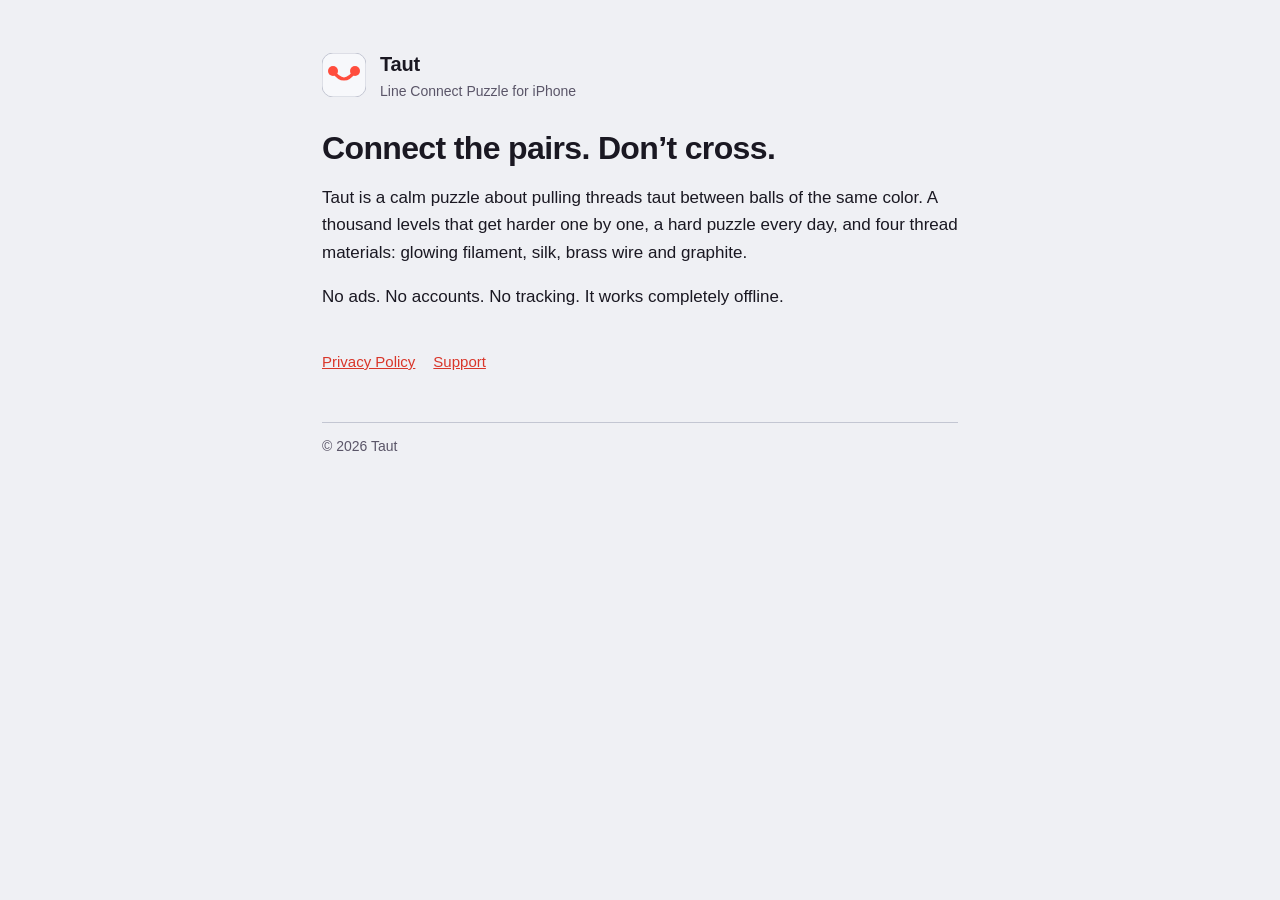
<file: index.html>
<!doctype html>
<html lang="en">
<head>
<meta charset="utf-8">
<meta name="viewport" content="width=device-width, initial-scale=1">
<title>Taut — Line Connect Puzzle</title>
<meta name="description" content="Taut is a calm line-connecting puzzle for iPhone. No ads, no accounts, fully offline.">
<link rel="stylesheet" href="style.css">
</head>
<body>
<main>
  <header>
    <svg class="mark" viewBox="0 0 44 44" aria-hidden="true"><rect width="44" height="44" rx="11" fill="#F7F8FB" stroke="#C3C6D2"/><path d="M11 18 Q22 34 33 18" stroke="#FF4D3D" stroke-width="3.2" fill="none" stroke-linecap="round"/><circle cx="11" cy="18" r="5" fill="#FF4D3D"/><circle cx="33" cy="18" r="5" fill="#FF4D3D"/></svg>
    <div class="brand">Taut<small>Line Connect Puzzle for iPhone</small></div>
  </header>

  <h1>Connect the pairs. Don’t cross.</h1>
  <p>Taut is a calm puzzle about pulling threads taut between balls of the same color. A thousand levels that get harder one by one, a hard puzzle every day, and four thread materials: glowing filament, silk, brass wire and graphite.</p>
  <p>No ads. No accounts. No tracking. It works completely offline.</p>

  <nav class="links">
    <a href="privacy/">Privacy Policy</a>
    <a href="support/">Support</a>
  </nav>

  <hr>
  <footer>© 2026 Taut</footer>
</main>
</body>
</html>
</file>
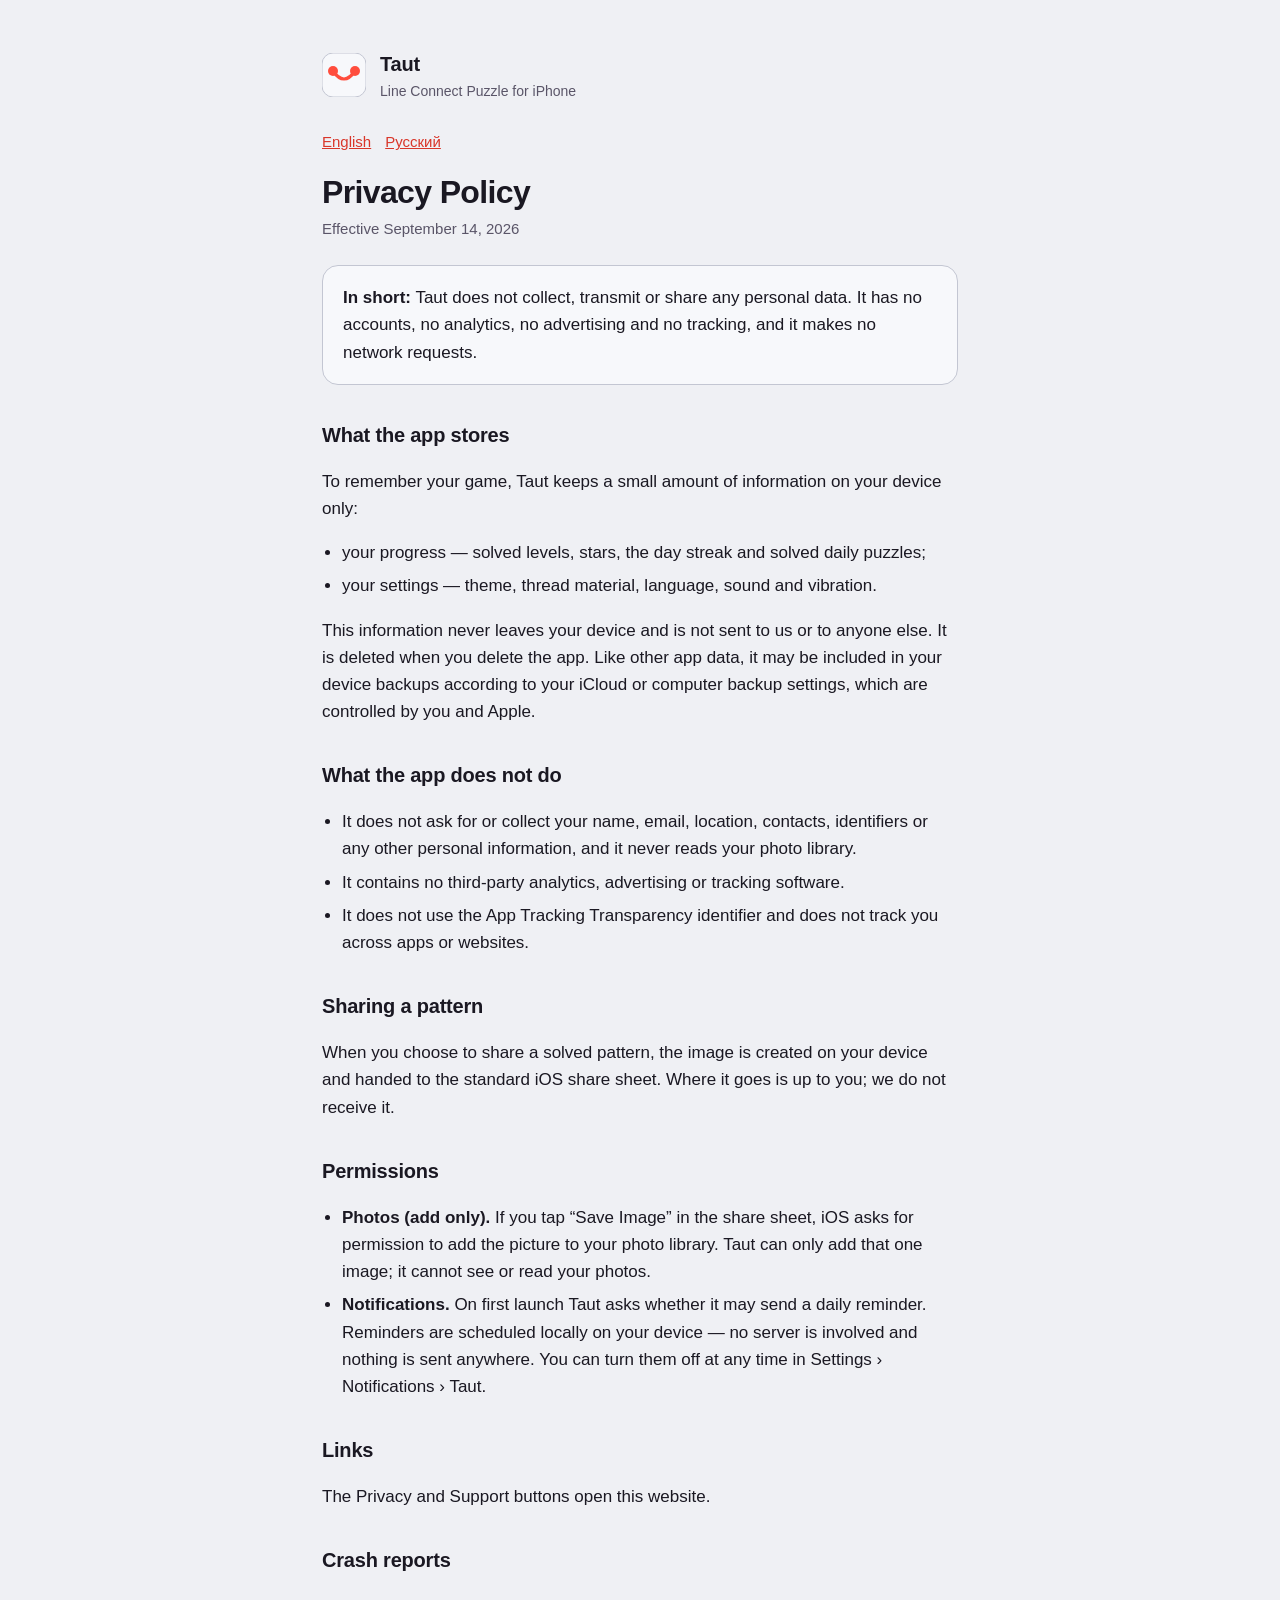
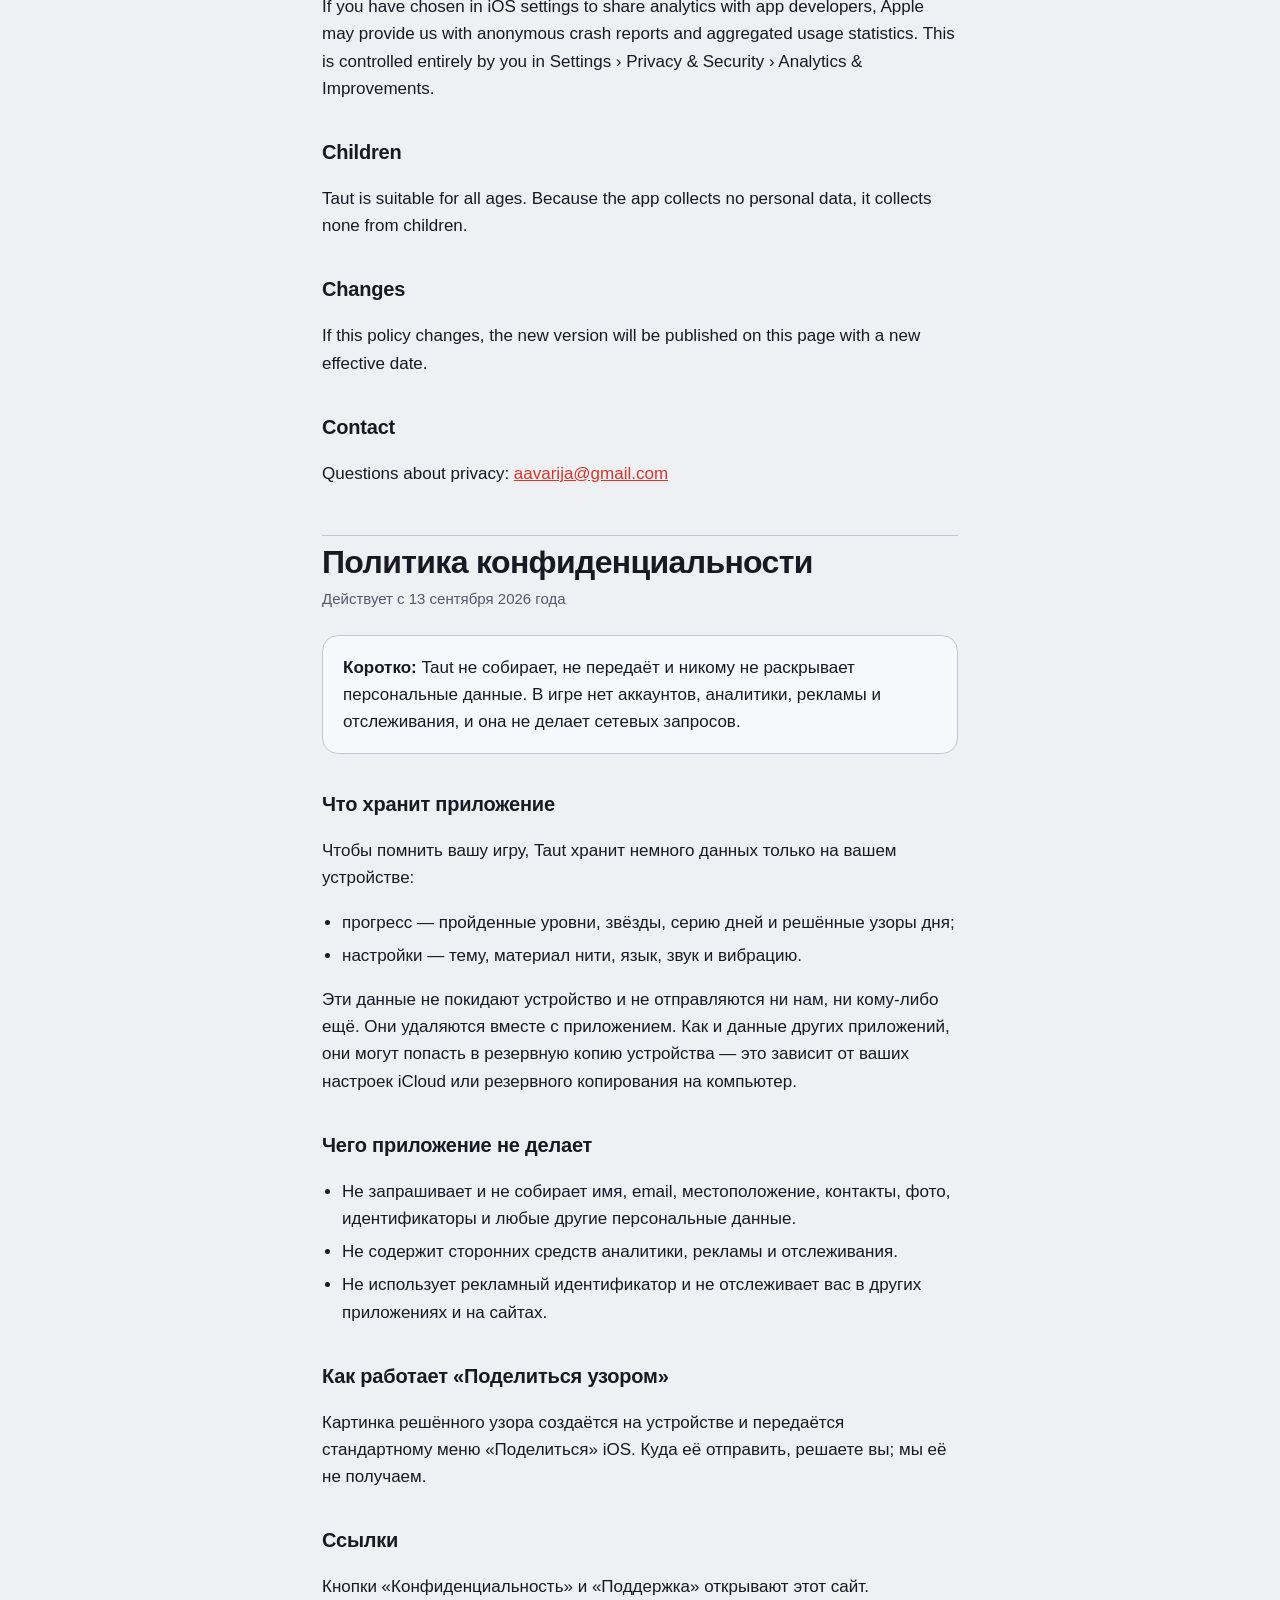
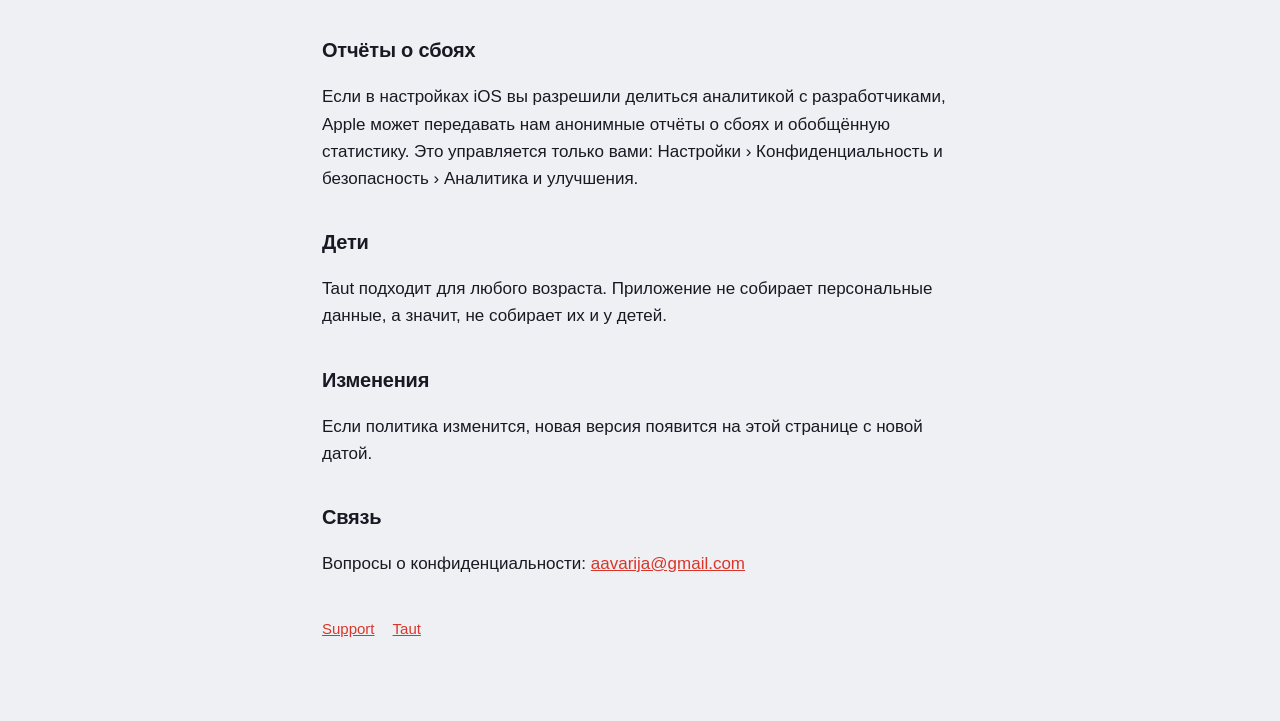
<file: privacy/index.html>
<!doctype html>
<html lang="en">
<head>
<meta charset="utf-8">
<meta name="viewport" content="width=device-width, initial-scale=1">
<title>Taut Privacy Policy</title>
<meta name="description" content="Privacy Policy for Taut — Line Connect Puzzle. Taut collects no data.">
<link rel="stylesheet" href="../style.css">
</head>
<body>
<main>
  <header>
    <svg class="mark" viewBox="0 0 44 44" aria-hidden="true"><rect width="44" height="44" rx="11" fill="#F7F8FB" stroke="#C3C6D2"/><path d="M11 18 Q22 34 33 18" stroke="#FF4D3D" stroke-width="3.2" fill="none" stroke-linecap="round"/><circle cx="11" cy="18" r="5" fill="#FF4D3D"/><circle cx="33" cy="18" r="5" fill="#FF4D3D"/></svg>
    <div class="brand"><a href="../" style="color:inherit;text-decoration:none">Taut</a><small>Line Connect Puzzle for iPhone</small></div>
  </header>

  <div class="lang"><a href="#en">English</a><a href="#ru">Русский</a></div>

  <section id="en" lang="en">
    <h1>Privacy Policy</h1>
    <p class="meta">Effective September 14, 2026</p>

    <div class="card"><strong>In short:</strong> Taut does not collect, transmit or share any personal data. It has no accounts, no analytics, no advertising and no tracking, and it makes no network requests.</div>

    <h2>What the app stores</h2>
    <p>To remember your game, Taut keeps a small amount of information on your device only:</p>
    <ul>
      <li>your progress — solved levels, stars, the day streak and solved daily puzzles;</li>
      <li>your settings — theme, thread material, language, sound and vibration.</li>
    </ul>
    <p>This information never leaves your device and is not sent to us or to anyone else. It is deleted when you delete the app. Like other app data, it may be included in your device backups according to your iCloud or computer backup settings, which are controlled by you and Apple.</p>

    <h2>What the app does not do</h2>
    <ul>
      <li>It does not ask for or collect your name, email, location, contacts, identifiers or any other personal information, and it never reads your photo library.</li>
      <li>It contains no third-party analytics, advertising or tracking software.</li>
      <li>It does not use the App Tracking Transparency identifier and does not track you across apps or websites.</li>
    </ul>

    <h2>Sharing a pattern</h2>
    <p>When you choose to share a solved pattern, the image is created on your device and handed to the standard iOS share sheet. Where it goes is up to you; we do not receive it.</p>

    <h2>Permissions</h2>
    <ul>
      <li><strong>Photos (add only).</strong> If you tap “Save Image” in the share sheet, iOS asks for permission to add the picture to your photo library. Taut can only add that one image; it cannot see or read your photos.</li>
      <li><strong>Notifications.</strong> On first launch Taut asks whether it may send a daily reminder. Reminders are scheduled locally on your device — no server is involved and nothing is sent anywhere. You can turn them off at any time in Settings › Notifications › Taut.</li>
    </ul>

    <h2>Links</h2>
    <p>The Privacy and Support buttons open this website.</p>

    <h2>Crash reports</h2>
    <p>If you have chosen in iOS settings to share analytics with app developers, Apple may provide us with anonymous crash reports and aggregated usage statistics. This is controlled entirely by you in Settings › Privacy &amp; Security › Analytics &amp; Improvements.</p>

    <h2>Children</h2>
    <p>Taut is suitable for all ages. Because the app collects no personal data, it collects none from children.</p>

    <h2>Changes</h2>
    <p>If this policy changes, the new version will be published on this page with a new effective date.</p>

    <h2>Contact</h2>
    <p>Questions about privacy: <a href="mailto:aavarija@gmail.com">aavarija@gmail.com</a></p>
  </section>

  <hr>

  <section id="ru" lang="ru">
    <h1>Политика конфиденциальности</h1>
    <p class="meta">Действует с 13 сентября 2026 года</p>

    <div class="card"><strong>Коротко:</strong> Taut не собирает, не передаёт и никому не раскрывает персональные данные. В игре нет аккаунтов, аналитики, рекламы и отслеживания, и она не делает сетевых запросов.</div>

    <h2>Что хранит приложение</h2>
    <p>Чтобы помнить вашу игру, Taut хранит немного данных только на вашем устройстве:</p>
    <ul>
      <li>прогресс — пройденные уровни, звёзды, серию дней и решённые узоры дня;</li>
      <li>настройки — тему, материал нити, язык, звук и вибрацию.</li>
    </ul>
    <p>Эти данные не покидают устройство и не отправляются ни нам, ни кому-либо ещё. Они удаляются вместе с приложением. Как и данные других приложений, они могут попасть в резервную копию устройства — это зависит от ваших настроек iCloud или резервного копирования на компьютер.</p>

    <h2>Чего приложение не делает</h2>
    <ul>
      <li>Не запрашивает и не собирает имя, email, местоположение, контакты, фото, идентификаторы и любые другие персональные данные.</li>
      <li>Не содержит сторонних средств аналитики, рекламы и отслеживания.</li>
      <li>Не использует рекламный идентификатор и не отслеживает вас в других приложениях и на сайтах.</li>
    </ul>

    <h2>Как работает «Поделиться узором»</h2>
    <p>Картинка решённого узора создаётся на устройстве и передаётся стандартному меню «Поделиться» iOS. Куда её отправить, решаете вы; мы её не получаем.</p>

    <h2>Ссылки</h2>
    <p>Кнопки «Конфиденциальность» и «Поддержка» открывают этот сайт.</p>

    <h2>Отчёты о сбоях</h2>
    <p>Если в настройках iOS вы разрешили делиться аналитикой с разработчиками, Apple может передавать нам анонимные отчёты о сбоях и обобщённую статистику. Это управляется только вами: Настройки › Конфиденциальность и безопасность › Аналитика и улучшения.</p>

    <h2>Дети</h2>
    <p>Taut подходит для любого возраста. Приложение не собирает персональные данные, а значит, не собирает их и у детей.</p>

    <h2>Изменения</h2>
    <p>Если политика изменится, новая версия появится на этой странице с новой датой.</p>

    <h2>Связь</h2>
    <p>Вопросы о конфиденциальности: <a href="mailto:aavarija@gmail.com">aavarija@gmail.com</a></p>
  </section>

  <nav class="links">
    <a href="../support/">Support</a>
    <a href="../">Taut</a>
  </nav>
</main>
</body>
</html>
</file>
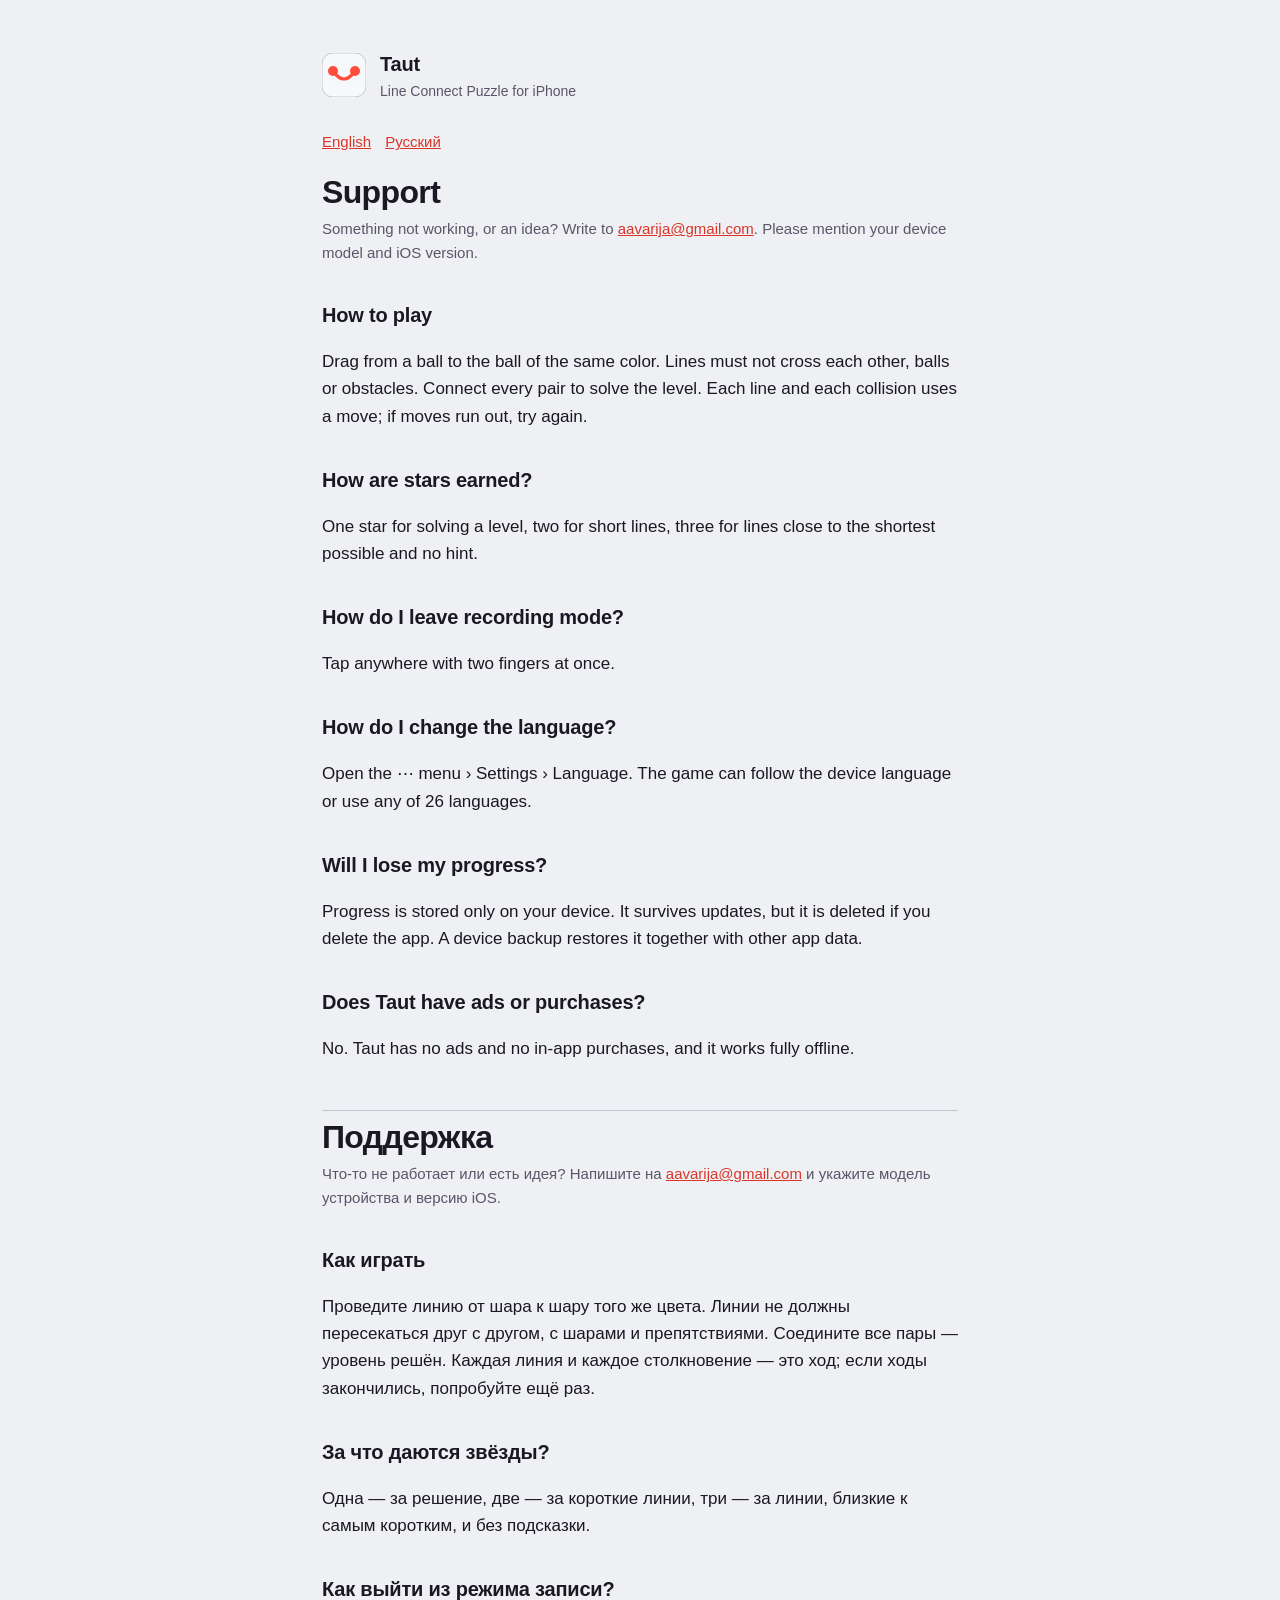
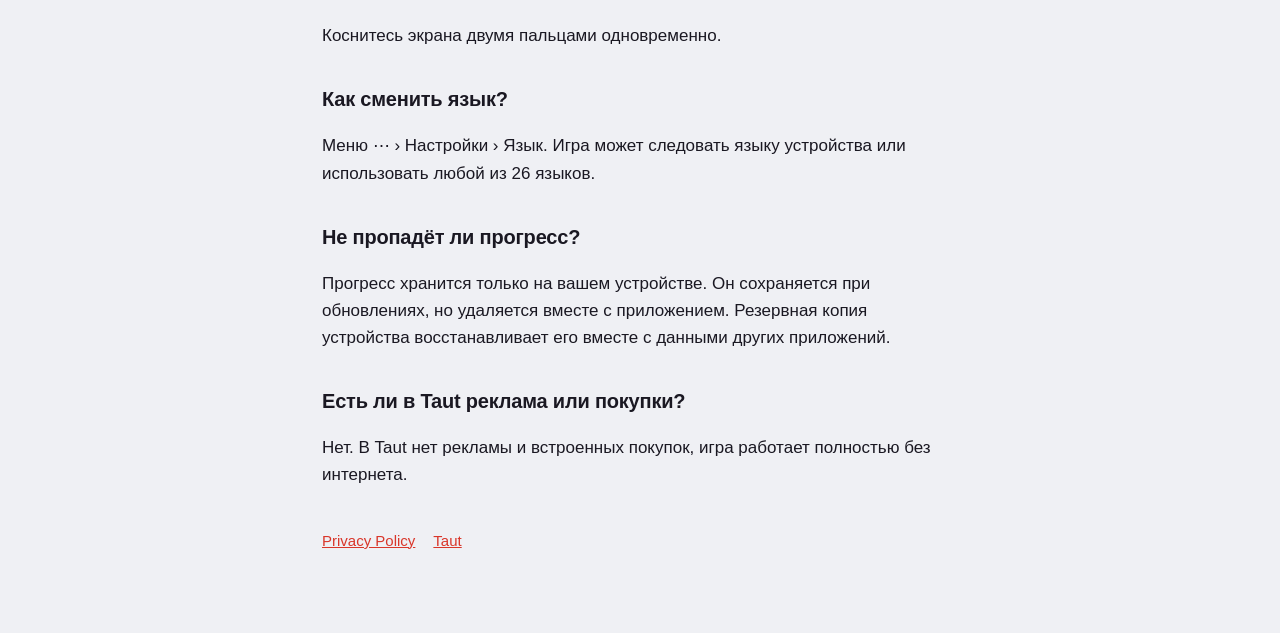
<file: support/index.html>
<!doctype html>
<html lang="en">
<head>
<meta charset="utf-8">
<meta name="viewport" content="width=device-width, initial-scale=1">
<title>Taut Support</title>
<meta name="description" content="Help and contact for Taut — Line Connect Puzzle.">
<link rel="stylesheet" href="../style.css">
</head>
<body>
<main>
  <header>
    <svg class="mark" viewBox="0 0 44 44" aria-hidden="true"><rect width="44" height="44" rx="11" fill="#F7F8FB" stroke="#C3C6D2"/><path d="M11 18 Q22 34 33 18" stroke="#FF4D3D" stroke-width="3.2" fill="none" stroke-linecap="round"/><circle cx="11" cy="18" r="5" fill="#FF4D3D"/><circle cx="33" cy="18" r="5" fill="#FF4D3D"/></svg>
    <div class="brand"><a href="../" style="color:inherit;text-decoration:none">Taut</a><small>Line Connect Puzzle for iPhone</small></div>
  </header>

  <div class="lang"><a href="#en">English</a><a href="#ru">Русский</a></div>

  <section id="en" lang="en">
    <h1>Support</h1>
    <p class="meta">Something not working, or an idea? Write to <a href="mailto:aavarija@gmail.com?subject=Taut%20support">aavarija@gmail.com</a>. Please mention your device model and iOS version.</p>

    <h2>How to play</h2>
    <p>Drag from a ball to the ball of the same color. Lines must not cross each other, balls or obstacles. Connect every pair to solve the level. Each line and each collision uses a move; if moves run out, try again.</p>

    <h2>How are stars earned?</h2>
    <p>One star for solving a level, two for short lines, three for lines close to the shortest possible and no hint.</p>

    <h2>How do I leave recording mode?</h2>
    <p>Tap anywhere with two fingers at once.</p>

    <h2>How do I change the language?</h2>
    <p>Open the ⋯ menu › Settings › Language. The game can follow the device language or use any of 26 languages.</p>

    <h2>Will I lose my progress?</h2>
    <p>Progress is stored only on your device. It survives updates, but it is deleted if you delete the app. A device backup restores it together with other app data.</p>

    <h2>Does Taut have ads or purchases?</h2>
    <p>No. Taut has no ads and no in-app purchases, and it works fully offline.</p>
  </section>

  <hr>

  <section id="ru" lang="ru">
    <h1>Поддержка</h1>
    <p class="meta">Что-то не работает или есть идея? Напишите на <a href="mailto:aavarija@gmail.com?subject=Taut%20support">aavarija@gmail.com</a> и укажите модель устройства и версию iOS.</p>

    <h2>Как играть</h2>
    <p>Проведите линию от шара к шару того же цвета. Линии не должны пересекаться друг с другом, с шарами и препятствиями. Соедините все пары — уровень решён. Каждая линия и каждое столкновение — это ход; если ходы закончились, попробуйте ещё раз.</p>

    <h2>За что даются звёзды?</h2>
    <p>Одна — за решение, две — за короткие линии, три — за линии, близкие к самым коротким, и без подсказки.</p>

    <h2>Как выйти из режима записи?</h2>
    <p>Коснитесь экрана двумя пальцами одновременно.</p>

    <h2>Как сменить язык?</h2>
    <p>Меню ⋯ › Настройки › Язык. Игра может следовать языку устройства или использовать любой из 26 языков.</p>

    <h2>Не пропадёт ли прогресс?</h2>
    <p>Прогресс хранится только на вашем устройстве. Он сохраняется при обновлениях, но удаляется вместе с приложением. Резервная копия устройства восстанавливает его вместе с данными других приложений.</p>

    <h2>Есть ли в Taut реклама или покупки?</h2>
    <p>Нет. В Taut нет рекламы и встроенных покупок, игра работает полностью без интернета.</p>
  </section>

  <nav class="links">
    <a href="../privacy/">Privacy Policy</a>
    <a href="../">Taut</a>
  </nav>
</main>
</body>
</html>
</file>
<file: style.css>
:root {
  --ground: #EFF0F4;
  --surface: #F7F8FB;
  --line: #C3C6D2;
  --text: #1A1822;
  --text-mid: #5A5568;
  --accent: #D9362A;
}
@media (prefers-color-scheme: dark) {
  :root {
    --ground: #1A1822;
    --surface: #1F1D29;
    --line: #332F3F;
    --text: #F3F1F8;
    --text-mid: #A8A2B8;
    --accent: #FF6A5C;
  }
}
* { box-sizing: border-box; }
html { -webkit-text-size-adjust: 100%; }
body {
  margin: 0;
  background: var(--ground);
  color: var(--text);
  font: 17px/1.6 -apple-system, BlinkMacSystemFont, "Segoe UI", Roboto, "Helvetica Neue", Arial, sans-serif;
}
main { max-width: 680px; margin: 0 auto; padding: 48px 22px 80px; }
header { display: flex; align-items: center; gap: 14px; margin-bottom: 28px; }
.mark { width: 44px; height: 44px; flex: none; }
.brand { font-weight: 700; font-size: 20px; letter-spacing: -0.01em; }
.brand small { display: block; font-weight: 400; font-size: 14px; color: var(--text-mid); letter-spacing: 0; }
h1 { font-size: 32px; line-height: 1.15; letter-spacing: -0.02em; margin: 0 0 6px; }
h2 { font-size: 20px; margin: 34px 0 8px; letter-spacing: -0.01em; }
p, li { color: var(--text); }
.meta { color: var(--text-mid); font-size: 15px; margin: 0 0 24px; }
ul { padding-left: 20px; }
li + li { margin-top: 6px; }
a { color: var(--accent); }
.card { background: var(--surface); border: 1px solid var(--line); border-radius: 16px; padding: 18px 20px; margin: 22px 0; }
.lang { display: flex; gap: 14px; font-size: 15px; margin-bottom: 20px; }
nav.links { display: flex; flex-wrap: wrap; gap: 18px; margin-top: 40px; font-size: 15px; }
hr { border: 0; border-top: 1px solid var(--line); margin: 48px 0 8px; }
footer { color: var(--text-mid); font-size: 14px; margin-top: 12px; }
</file>
